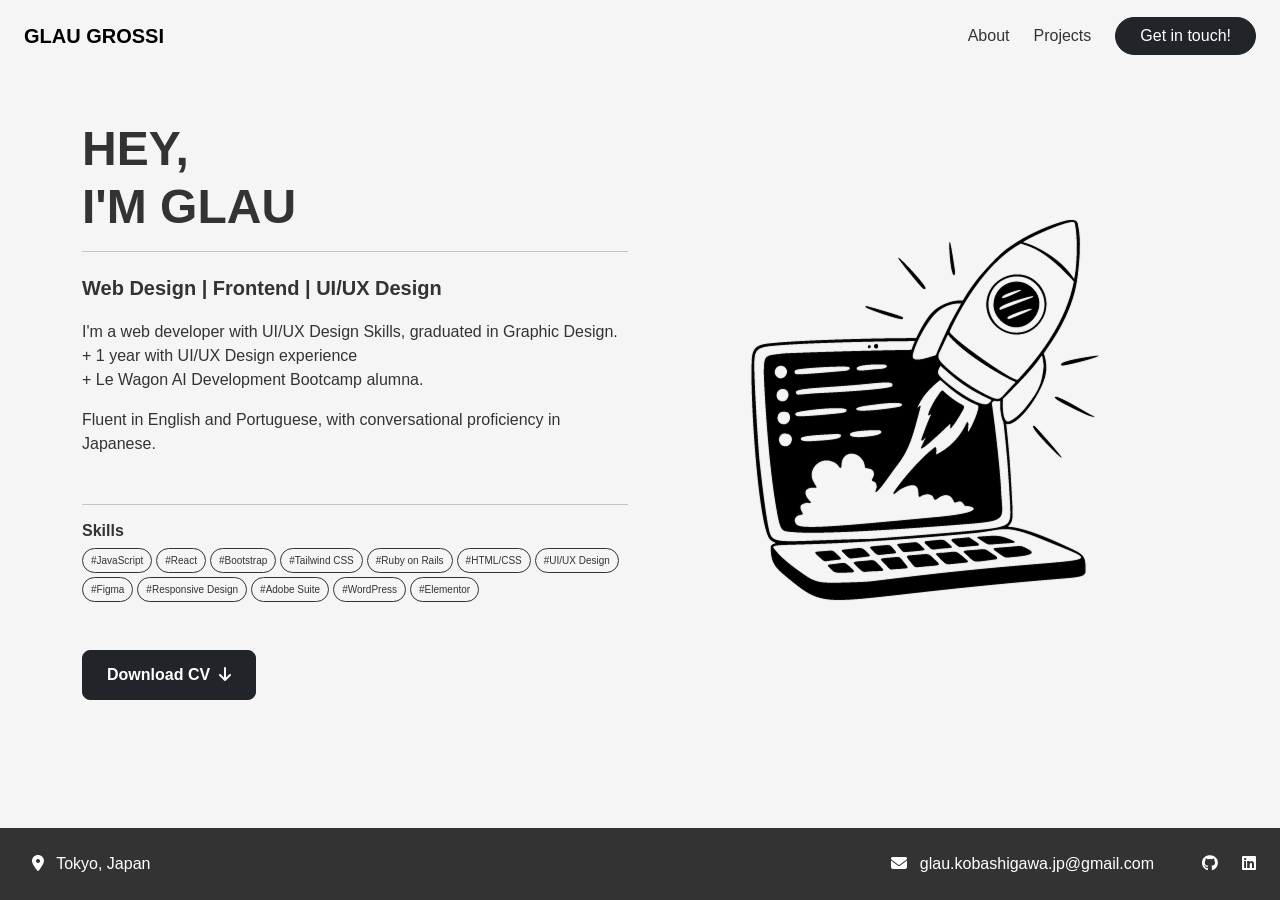
<file: index.html>
<!doctype html>
<html lang="en">
  <head>
    <meta charset="UTF-8" />
    <meta name="viewport" content="width=device-width, initial-scale=1.0" />
    <title>Glau Grossi</title>

    <link
      href="https://cdn.jsdelivr.net/npm/bootstrap@5.3.0/dist/css/bootstrap.min.css"
      rel="stylesheet"
    />

    <link
      rel="stylesheet"
      href="https://cdnjs.cloudflare.com/ajax/libs/font-awesome/6.5.0/css/all.min.css"
    />

    <link rel="stylesheet" href="style.css" />
  </head>

  <body>
    <nav class="navbar navbar-expand-lg px-4 py-3">
      <a class="d-none d-md-inline navbar-brand fw-bold" href="index.html"
        >GLAU GROSSI</a
      >

      <div class="ms-auto d-flex align-items-center gap-4">
        <a href="index.html" class="nav-link nav-hover">About</a>
        <a href="projects.html" class="nav-link nav-hover">Projects</a>
        <a
          href="mailto:glau.kobashigawa.jp@gmail.com"
          class="btn btn-dark rounded-pill px-4"
          >Get in touch!</a
        >
      </div>
    </nav>

    <div class="content">
      <section class="container py-5">
        <div class="row align-items-center">
          <div class="col-lg-6">
            <h1 class="hero-title">HEY,<br />I'M GLAU</h1>
            <hr />
            <h5 class="mt-4 section-title">
              Web Design | Frontend | UI/UX Design
            </h5>

            <p class="mt-3">
              I'm a web developer with UI/UX Design Skills, graduated in Graphic
              Design. <br />+ 1 year with UI/UX Design experience <br />+ Le
              Wagon AI Development Bootcamp alumna.
            </p>
            <p class="mb-5">
              Fluent in English and Portuguese, with conversational proficiency
              in Japanese.
            </p>
            <hr />
            <h6 class="section-subtitle mb-2">Skills</h6>
            <div class="d-flex flex-wrap gap-1">
              <span class="tag">#JavaScript</span>
              <span class="tag">#React</span>
              <span class="tag">#Bootstrap</span>
              <span class="tag">#Tailwind CSS</span>
              <span class="tag">#Ruby on Rails</span>
              <span class="tag">#HTML/CSS</span>
              <span class="tag">#UI/UX Design</span>
              <span class="tag">#Figma</span>
              <span class="tag">#Responsive Design</span>
              <span class="tag">#Adobe Suite</span>
              <span class="tag">#WordPress</span>
              <span class="tag">#Elementor</span>
            </div>
            <a
              href="images/Glaucia_Grossi_Frontend-CV.pdf"
              download
              class="btn-cv btn btn-dark mt-5"
            >
              Download CV
              <i
                class="fa-solid fa-arrow-down ms-1"
                style="color: rgb(255, 255, 255)"
              ></i>
            </a>
          </div>

          <div class="col-md-6 text-center d-none d-lg-block">
            <img src="images/rocket.png" alt="rocket" />
          </div>
        </div>
      </section>
    </div>
    <footer
      class="footer py-4 px-4 d-flex justify-content-between align-items-center"
    >
      <span class="d-none d-md-inline"
        ><i class="fa-solid fa-location-dot px-2"></i> Tokyo, Japan</span
      >
      <div class="d-flex gap-4">
        <a href="#" class="icon-link">
          <span class="px-0 px-md-4"
            ><i
              class="fa-solid fa-envelope px-1 d-none d-md-inline px-md-2"
            ></i>
            glau.kobashigawa.jp@gmail.com</span
          >
        </a>
        <a href="https://github.com/gkglau" class="icon-link" target="_blank">
          <span><i class="fa-brands fa-github"></i></span>
        </a>
        <a href="https://www.linkedin.com/in/glau-grossi/" class="icon-link">
          <span><i class="fa-brands fa-linkedin" target="_blank"></i></span>
        </a>
      </div>
    </footer>
  </body>
</html>
</file>
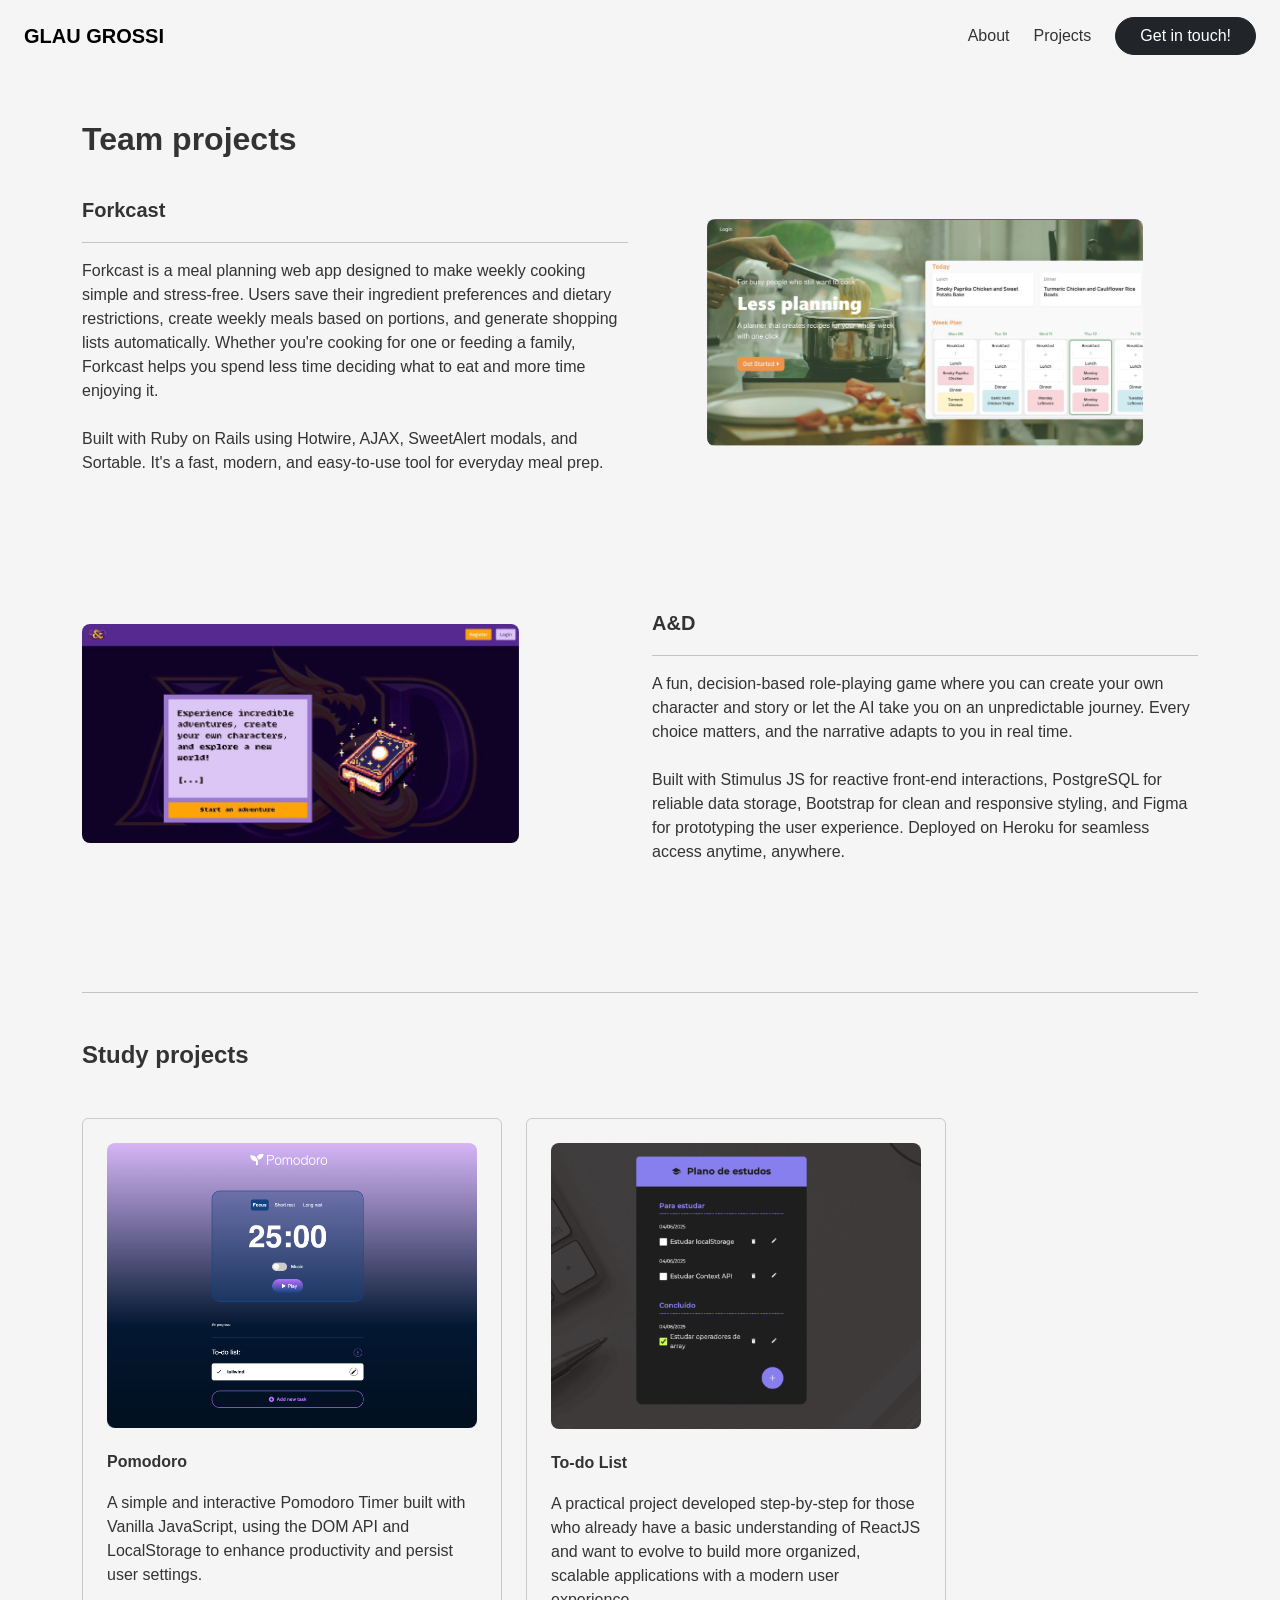
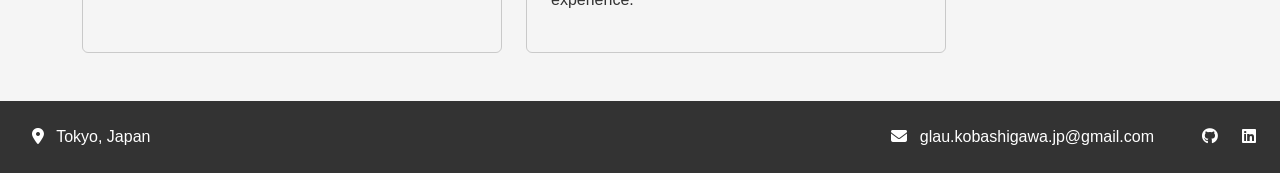
<file: projects.html>
<!doctype html>
<html lang="en">
  <head>
    <meta charset="UTF-8" />
    <meta name="viewport" content="width=device-width, initial-scale=1.0" />
    <title>Glau Grossi</title>

    <link
      href="https://cdn.jsdelivr.net/npm/bootstrap@5.3.0/dist/css/bootstrap.min.css"
      rel="stylesheet"
    />

    <link
      rel="stylesheet"
      href="https://cdnjs.cloudflare.com/ajax/libs/font-awesome/6.5.0/css/all.min.css"
    />

    <link rel="stylesheet" href="style.css" />
  </head>

  <body>
    <nav class="navbar navbar-expand-lg px-4 py-3">
      <a class="d-none d-md-inline navbar-brand fw-bold" href="index.html">GLAU GROSSI</a>

      <div class="ms-auto d-flex align-items-center gap-4">
        <a href="index.html" class="nav-link nav-hover">About</a>
        <a href="projects.html" class="nav-link nav-hover">Projects</a>
        <a
          href="mailto:glau.kobashigawa.jp@gmail.com"
          class="btn btn-dark rounded-pill px-4"
          >Get in touch!</a
        >
      </div>
    </nav>

    <div class="content">

      <section class="container py-5">
        <h2 class="mb-3 section-title">Team projects</h4>
        <a href="https://github.com/cledx/Forkcast" target="_blank">
          <div class="row align-items-center">
            <div class="col-lg-6 order-2 order-lg-1">
              <h5 class="mt-4 section-title">Forkcast</h5>
              <hr />
              <p class="mt-3">Forkcast is a meal planning web app designed to make weekly cooking simple and stress-free. Users save their ingredient preferences and dietary restrictions, create weekly meals based on portions, and generate shopping lists automatically. Whether you're cooking for one or feeding a family, Forkcast helps you spend less time deciding what to eat and more time enjoying it.
                <br/> <br/>Built with Ruby on Rails using Hotwire, AJAX, SweetAlert modals, and Sortable. It's a fast, modern, and easy-to-use tool for everyday meal prep.
              </p>
            </div>

            <div class="col-md-6 text-center order-1 order-lg-2">
                <img src="images/project-forkcast-img-preview.jpeg" class="img-preview" alt="project-preview" />
              </div>
          </div>
        </a>
      </section>

      <section class="container py-5">
        <a href="https://github.com/cledx/A_n_D" target="_blank">
        <div class="row align-items-center">
          <div class="col-md-6">
            <img src="images/AID-project-preview.jpeg" class="img-preview" alt="project-preview" />
          </div>
          <div class="col-lg-6">
            <h5 class="mt-4 section-title">A&D</h5>
            <hr />
            <p class="mt-3">A fun, decision-based role-playing game where you can create your own character and story or let the AI take you on an unpredictable journey. Every choice matters, and the narrative adapts to you in real time.
              <br/><br/>Built with Stimulus JS for reactive front-end interactions, PostgreSQL for reliable data storage, Bootstrap for clean and responsive styling, and Figma for prototyping the user experience. Deployed on Heroku for seamless access anytime, anywhere.
            </p>
          </div>
        </div>
        </a>
      </section>

      <section class="container py-5">
        <hr>
        <h4 class="section-subtitle mt-5 mb-5">Study projects</h4>
        <div class="d-flex flex-column flex-md-row gap-4">
          <div class="card p-4">
            <a href="https://github.com/gkglau/Pomodoro" target="_blank">
              <div>
                <img src="images/pomodoro-preview.png" class="img-preview-card" alt="project-preview" />
              </div>
              <div>
                <h6 class="mt-4 section-title">Pomodoro</h6>
                <p class="mt-3">A simple and interactive Pomodoro Timer built with Vanilla JavaScript, using the DOM API and LocalStorage to enhance productivity and persist user settings.</p>
              </div>
            </a>
            </div>
          <div class="card p-4">
            <a href="https://github.com/gkglau/react-to-do-list" target="_blank">
              <div>
                <img src="images/to-do-list-preview.png" class="img-preview-card" alt="project-preview" />
              </div>
              <div>
                <h6 class="mt-4 section-title">To-do List</h6>
                <p class="mt-3">A practical project developed step-by-step for those who already have a basic understanding of ReactJS and want to evolve to build more organized, scalable applications with a modern user experience.</p>
              </div>
            </a>
            </div>
        </div>
      </section>
    </div>

    <footer
      class="footer py-4 px-4 d-flex justify-content-between align-items-center"
    >
      <span class="d-none d-md-inline"
        ><i class="fa-solid fa-location-dot px-2"></i> Tokyo, Japan</span
      >
      <div class="d-flex gap-4">
        <a href="#" class="icon-link">
          <span class="px-0 px-md-4"
            ><i class="fa-solid fa-envelope px-1 d-none d-md-inline px-md-2"></i>
            glau.kobashigawa.jp@gmail.com</span
          >
        </a>
        <a href="https://github.com/gkglau" class="icon-link" target="_blank">
          <span><i class="fa-brands fa-github"></i></span>
        </a>
        <a href="https://www.linkedin.com/in/glau-grossi/" class="icon-link">
          <span><i class="fa-brands fa-linkedin" target="_blank"></i></span>
        </a>
      </div>
    </footer>
  </body>
</html>
</file>
<file: style.css>
/* BASE */
body {
  background-color: #f5f5f5;
  font-family: "Arial", sans-serif;
  color: #333;
  display: flex;
  flex-direction: column;
  min-height: 100vh;
  margin: 0;
}
a {
  text-decoration: none;
  color: #333;
}
.nav-hover:hover {
  color: #e4b702;
  font-weight: 600;
}
.hero-title {
  font-size: 48px;
  font-weight: 900;
}

.section-title {
  font-weight: 700;
  margin-bottom: 20px;
}
.section-subtitle {
  font-weight: 600;
  margin-bottom: 20px;
}
.content {
  flex: 1;
}
.card {
  width: 100%;
  max-width: 420px;
  background: none;
}
.img-preview {
  width: 80%;
  border-radius: 8px;
}
.img-preview-card {
  width: 100%;
  border-radius: 8px;
}
.tag {
  border: 1px solid #333;
  font-size: 10px;
  padding: 4px 8px;
  border-radius: 80px;
}
.tag:hover {
  background-color: #333;
  border: 1px solid black;
  color: white;
}
.btn-cv {
  display: inline-block;
  padding: 12px 24px;
  border-radius: 8px;
  font-weight: bold;
  text-align: center;
}

.footer {
  background-color: #333;
  color: white;
  padding: 20px;
}
.icon-link {
  text-decoration: none;
  color: white;
}
@media (max-width: 767px) {
  .img-preview {
    width: 100%;
    border-radius: 8px;
  }
  .btn-cv {
    width: 100%;
  }
}
</file>
